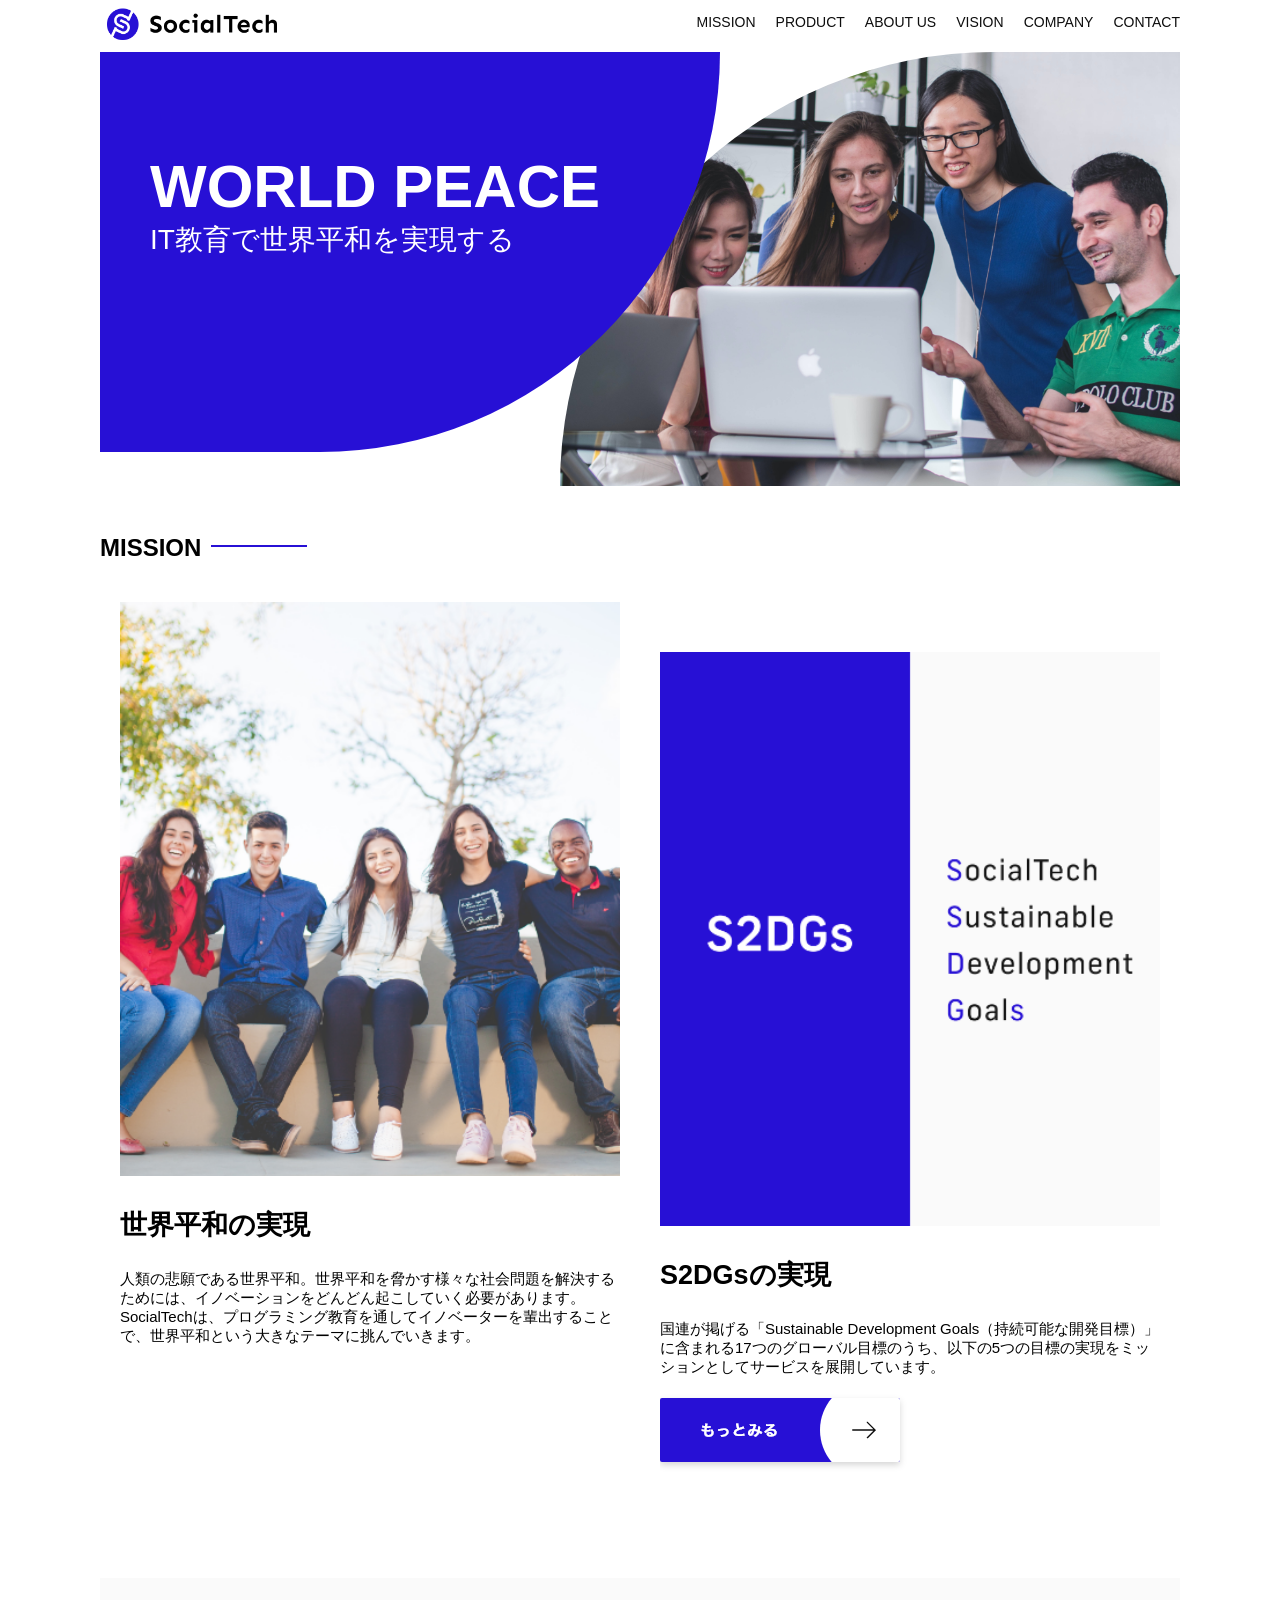
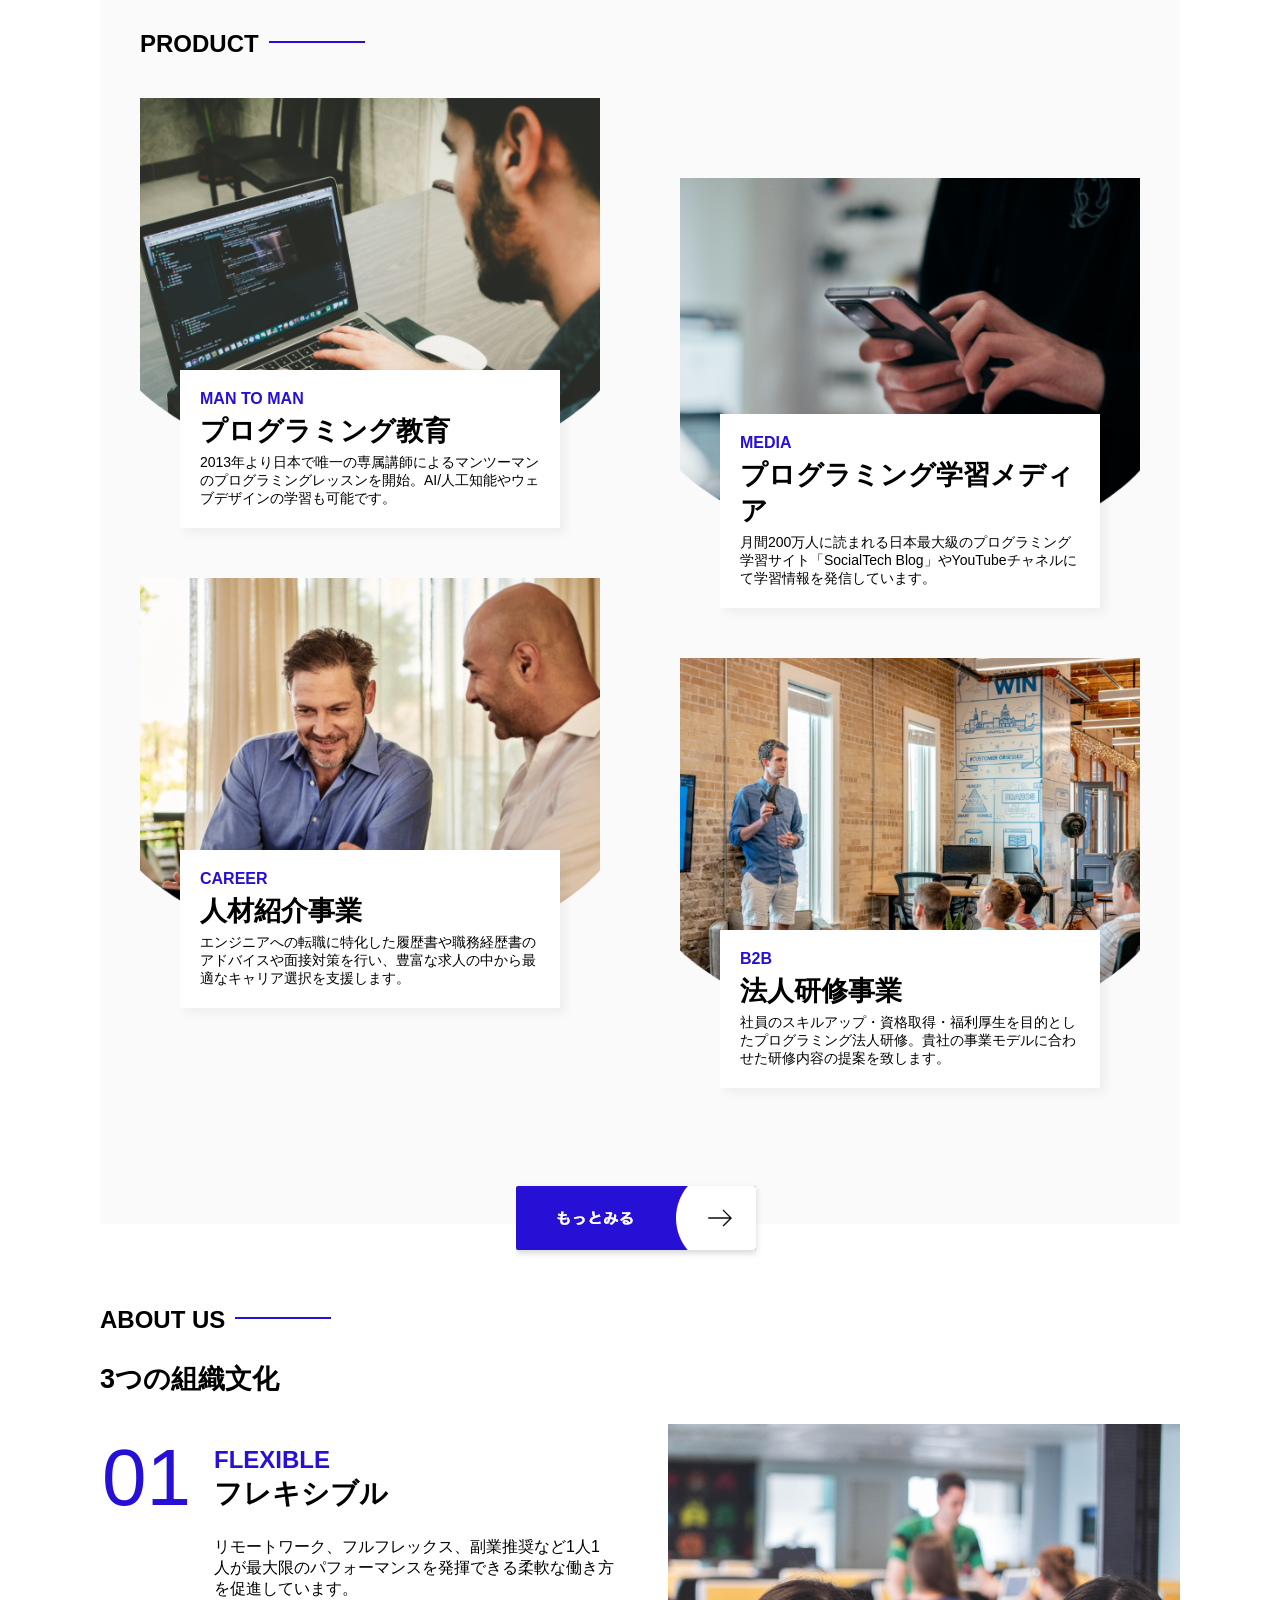
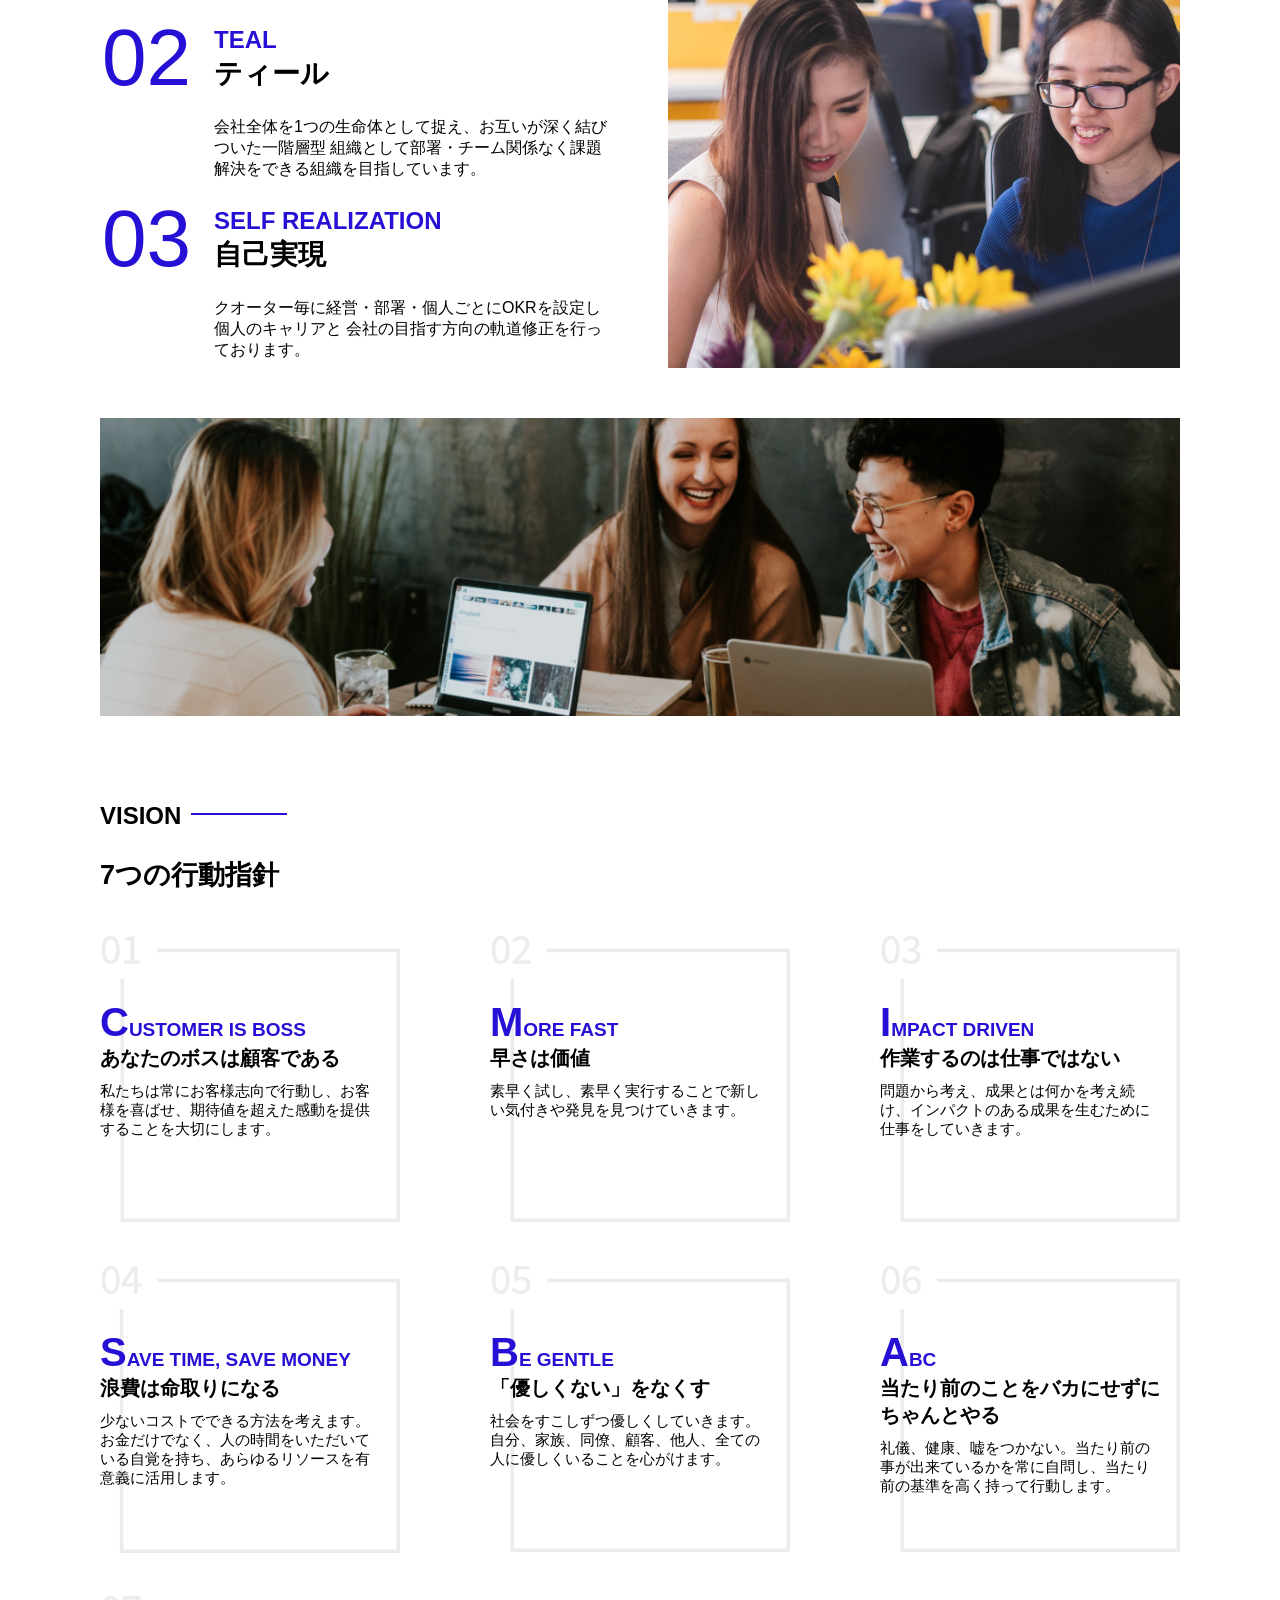
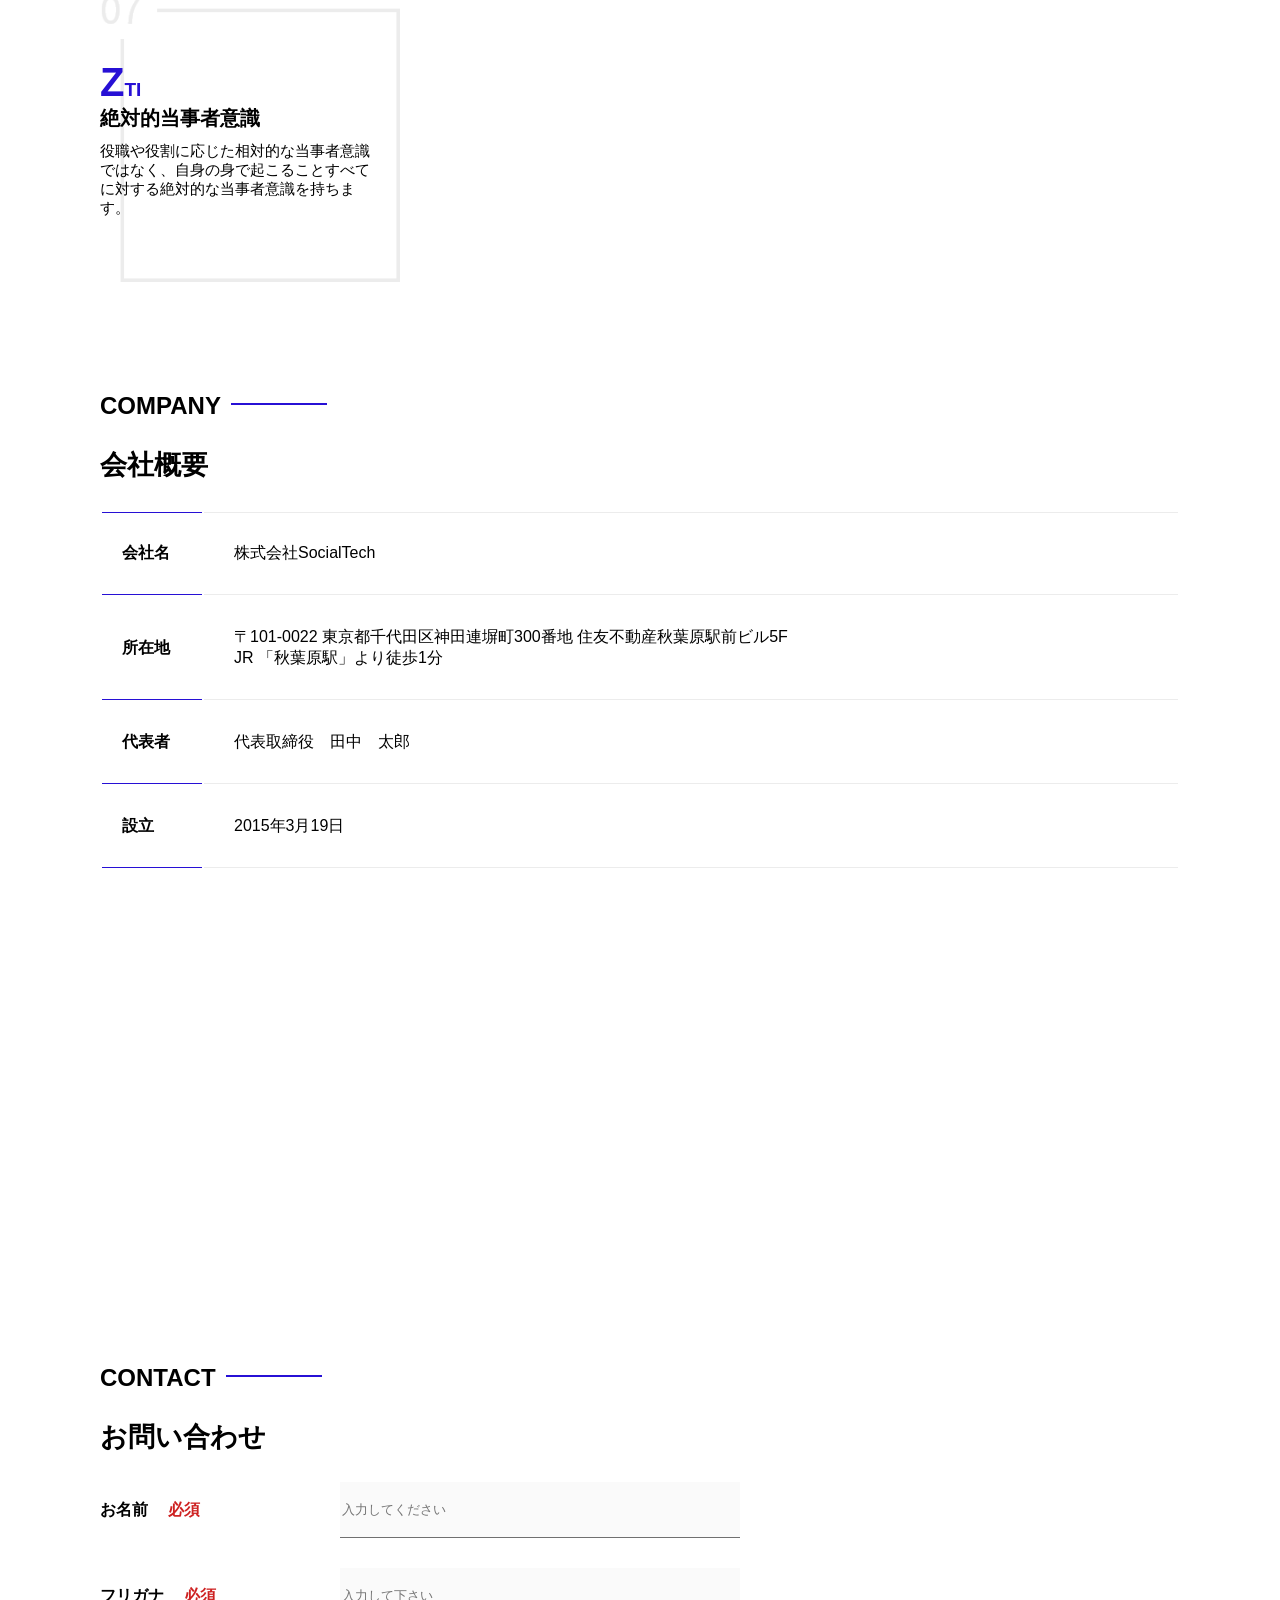
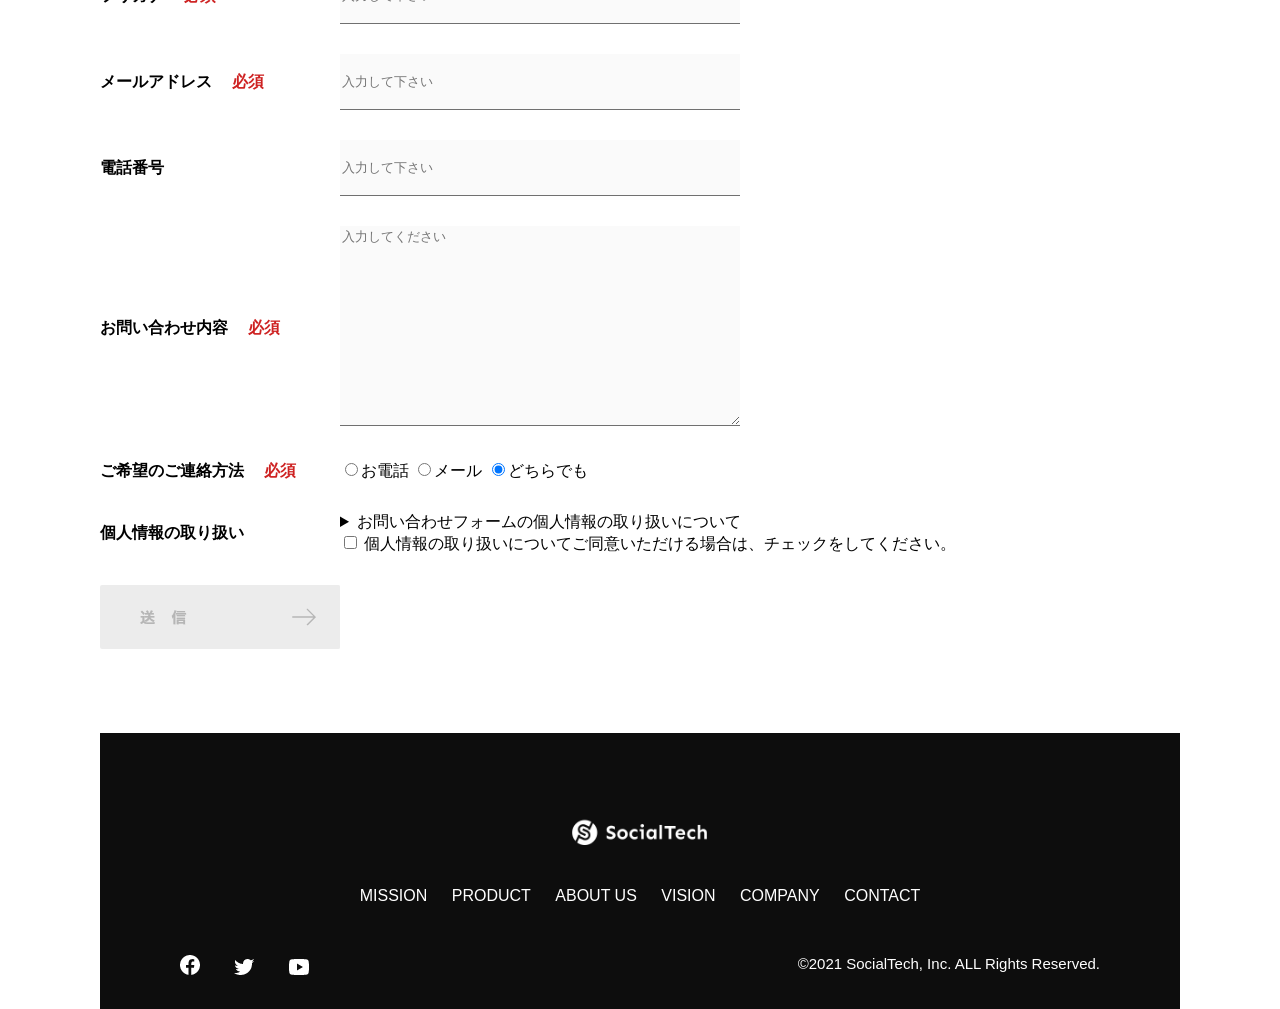
<file: index.html>
<!DOCTYPE html>
<html>
  <head>
    <title>SocialTech</title>
    <meta charset="utf-8">
    <meta name="description" content="SocialTechはEdTech業界のリーディングカンパニーを目指します。">
    <meta name="viewport" content="width=device-width, initial-scale=1.0">
    <meta name="twitter:card" content="summary">
    <meta name="twitter:site" content="@CQZyqeSiBY44468">
    <meta property="og:url" content="https://denden-dit.github.io/socialtech">
    <meta property="og:title" content="SocialTech">
    <meta property="og:description" content="SocialTechはEdTech業界のリーディングカンパニーを目指します。">
    <meta property="og:image" content="https://denden-dit.github.io/socialtech/images/index/index-main.png">
    <link rel="stylesheet" href="style.css">
  </head>
  <body>
    <header>
      <a href="index.html" id="logo">
        <img src="images/logo.png" alt="トップページに戻る">
      </a>
      <nav id="nav-pc">
        <ul>
          <li><a href="mission.html">MISSION</a></li>
          <li><a href="product.html">PRODUCT</a></li>
          <li><a href="index.html#aboutus">ABOUT US</a></li>
          <li><a href="index.html#vision">VISION</a></li>
          <li><a href="index.html#company">COMPANY</a></li>
          <li><a href="index.html#contact">CONTACT</a></li>
        </ul>
      </nav>
      <!-- スマホ用メニューボタン -->
      <button id="menu-sp" onclick="document.getElementById('nav-sp').style.display = 'block'">
        <img src="images/button-menu.png" alt="ナビゲーションを開く">
      </button>
      <!-- スマホ用ナビゲーション -->
       <div id="nav-sp">
        <button id="close" onclick="document.getElementById('nav-sp').style.display = 'none'">
          <img src="images/button-close.png" alt="ナビゲーションを閉じる">
        </button>

        <nav>
          <ul>
            <li>
              <a id="logo-sp" href="index.html" onclick="document.getElementById('nav-sp').style.display = 'none'"><img src="images/logo-sp.png" alt="トップページに戻る"></a>
            </li>
            <li><a class="menu" href="mission.html" onclick="document.getElementById('nav-sp').style.display = 'none'">MISSION</a></li>
            <li><a class="menu" href="product.html" onclick="document.getElementById('nav-sp').style.display = 'none'">PRODUCT</a></li>
            <li><a class="menu" href="index.html#aboutus" onclick="document.getElementById('nav-sp').style.display = 'none'">ABOUT US</a></li>
            <li><a class="menu" href="index.html#vision" onclick="document.getElementById('nav-sp').style.display = 'none'">VISION</a></li>
            <li><a class="menu" href="index.html#company" onclick="document.getElementById('nav-sp').style.display = 'none'">COMPANY</a></li>
            <li><a class="menu" href="index.html#contact" onclick="document.getElementById('nav-sp').style.display = 'none'">CONTACT</a></li>
          </ul>
        </nav>
        <div id="sns">
          <a href="https://www.facebook.com/sejuku2013">
             <img src="images/button-facebook.png" alt="Facebookのリンク">
           </a>
           <a href="https://twitter.com/samuraijuku">
             <img src="images/button-twitter.png" alt="Twitterのリンク">
           </a>
           <a href="https://www.youtube.com/channel/UCCFOQO5aDK0xXam4cUQXT8g">
             <img src="images/button-youtube.png" alt="YouTubeのリンク">
           </a>
        </div>
       </div>
    </header>
    <main>
      <article>
        <!-- メインビジュアル -->
        <section id="main-visual">
          <div id="main-message">
            <h1>WORLD PEACE</h1>
            <p>IT教育で世界平和を実現する</p>
          </div>
          <img src="images/index/index-main.png" alt="PCの周りに集まる多国籍の仲間たち">
        </section>
        <!-- ミッション -->
        <section id="mission">
        <h2 class="index-h2">MISSION</h2>
        <div id="mission-flex">
          <div>
            <img id="mission-photo" src="images/index/index-mission.png" alt="屋外のベンチで写真を撮影する多国籍の仲間たち">
            <h3>世界平和の実現</h3>
            <p>
              人類の悲願である世界平和。世界平和を脅かす様々な社会問題を解決するためには、イノベーションをどんどん起こしていく必要があります。SocialTechは、プログラミング教育を通してイノベーターを輩出することで、世界平和という大きなテーマに挑んでいきます。
            </p>
          </div>
          <div>
            <img id="s2dgs" src="images/index/s2dgs.png" alt="S2DGs">
            <h3>S2DGsの実現</h3>
            <p>国連が掲げる「Sustainable Development
              Goals（持続可能な開発目標）」に含まれる17つのグローバル目標のうち、以下の5つの目標の実現をミッションとしてサービスを展開しています。</p>
            <a href="mission.html">
              <img src="images/button-more.png" alt="もっとみる">
            </a>
          </div>
        </div>
      </section>
     <!-- プロダクト -->
      <section id="product">
        <h2 class="index-h2">PRODUCT</h2>
        <div class="product-flex">
          <div id="product-left">
            <div>
              <img class="product-photo" src="images/index/index-mantoman.png" alt="PCでコードを書く男性">
              <div class="product-explain">
                <span>MAN TO MAN</span>
                <h3>プログラミング教育</h3>
                <p>2013年より日本で唯一の専属講師によるマンツーマンのプログラミングレッスンを開始。AI/人工知能やウェブデザインの学習も可能です。</p>
              </div>
            </div>
            <div>
              <img class="product-photo" src="images/index/index-career.png" alt="笑顔で話し合う2人の男性">
              <div class="product-explain">
                <span>CAREER</span>
                <h3>人材紹介事業</h3>
                <p>エンジニアへの転職に特化した履歴書や職務経歴書のアドバイスや面接対策を行い、豊富な求人の中から最適なキャリア選択を支援します。</p>
              </div>
            </div>
          </div>
          <div id="product-right">
            <div>
              <img class="product-photo" src="images/index/index-media.png" alt="スマートフォンを操作する人">
              <div class="product-explain">
                <span>MEDIA</span>
                <h3>プログラミング学習メディア</h3>
                <p>月間200万人に読まれる日本最大級のプログラミング学習サイト「SocialTech Blog」やYouTubeチャネルにて学習情報を発信しています。</p>
              </div>
            </div>
            <div>
              <img class="product-photo" src="images/index/index-b2b.png" alt="講演中の男性とそれを聴く人々">
              <div class="product-explain">
                <span>B2B</span>
                <h3>法人研修事業</h3>
                <p>社員のスキルアップ・資格取得・福利厚生を目的としたプログラミング法人研修。貴社の事業モデルに合わせた研修内容の提案を致します。</p>
              </div>
            </div>
          </div>
        </div>
        <div id="product-more">
          <a href="product.html">
            <img src="images/button-more.png" alt="もっとみる">
          </a>
        </div>
      </section>
      <!-- ABOUT US -->
      <section id="aboutus">
        <h2 class="index-h2">ABOUT US</h2>
        <h3>3つの組織文化</h3>
        <div>
          <table class="culture-table">
            <tr>
              <td class="culture-num">01</td>
              <th><span class="culture-en">FLEXIBLE</span><br>フレキシブル</th>
            </tr>
            <tr>
              <td>
                <!-- 空のセル -->
              </td>
              <td class="culture-description">リモートワーク、フルフレックス、副業推奨など1人1人が最大限のパフォーマンスを発揮できる柔軟な働き方を促進しています。</td>
            </tr>
              <tr>
                <td class="culture-num">02</td>
                <th><span class="culture-en">TEAL</span><br>ティール</th>
              </tr>
              <tr>
                <td>
                  <!-- 空のセル -->
                </td>
                <td class="culture-description">会社全体を1つの生命体として捉え、お互いが深く結びついた一階層型 組織として部署・チーム関係なく課題解決をできる組織を目指しています。</td>
              </tr>
              <tr>
                <td class="culture-num">03</td>
                <th><span class="culture-en">SELF REALIZATION</span><br>自己実現</th>
              </tr>
              <tr>
                <td>
                  <!-- 空のセル -->
                </td>
                <td class="culture-description">クオーター毎に経営・部署・個人ごとにOKRを設定し個人のキャリアと 会社の目指す方向の軌道修正を行っております。</td>
              </tr>
          </table>
          <img class="culture-img" src="images/index/index-aboutus1.png" alt="笑顔で話し合う2人の女性">
        </div>
        <img class="culture-img2" src="images/index/index-aboutus2.png" alt="笑顔で話し合う3人の男女">
      </section>
      <!-- VISION -->
       <section id="vision">
        <h2 class="index-h2">VISION</h2>
        <h3>7つの行動指針</h3>
        <div>
          <div class="vision-box">
            <img src="images/index/vision-01.png" alt="01">
            <div>
              <h4>CUSTOMER IS BOSS</h4>
              <H5>あなたのボスは顧客である</H5>
              <P>私たちは常にお客様志向で行動し、お客様を喜ばせ、期待値を超えた感動を提供することを大切にします。</P>
            </div>
          </div>
          <div class="vision-box">
            <img src="images/index/vision-02.png" alt="02">
            <div>
              <h4>MORE FAST</h4>
              <H5>早さは価値</H5>
              <P>素早く試し、素早く実行することで新しい気付きや発見を見つけていきます。</P>
            </div>
          </div>
           <div class="vision-box">
            <img src="images/index/vision-03.png" alt="03">
            <div>
              <h4>IMPACT DRIVEN</h4>
              <H5>作業するのは仕事ではない</H5>
              <P>問題から考え、成果とは何かを考え続け、インパクトのある成果を生むために仕事をしていきます。</P>
            </div>
          </div>
           <div class="vision-box">
            <img src="images/index/vision-04.png" alt="04">
            <div>
              <h4>SAVE TIME, SAVE MONEY</h4>
              <H5>浪費は命取りになる</H5>
              <P>少ないコストでできる方法を考えます。お金だけでなく、人の時間をいただいている自覚を持ち、あらゆるリソースを有意義に活用します。</P>
            </div>
          </div>
           <div class="vision-box">
            <img src="images/index/vision-05.png" alt="05">
            <div>
              <h4>BE GENTLE</h4>
              <H5>「優しくない」をなくす</H5>
              <P>社会をすこしずつ優しくしていきます。自分、家族、同僚、顧客、他人、全ての人に優しくいることを心がけます。</P>
            </div>
          </div>
          <div class="vision-box">
            <img src="images/index/vision-06.png" alt="06">
            <div>
              <h4>ABC</h4>
              <H5>当たり前のことをバカにせずにちゃんとやる</H5>
              <P>礼儀、健康、嘘をつかない。当たり前の事が出来ているかを常に自問し、当たり前の基準を高く持って行動します。</P>
            </div>
          </div>
          <div class="vision-box">
            <img src="images/index/vision-07.png" alt="07">
            <div>
              <h4>ZTI</h4>
              <H5>絶対的当事者意識</H5>
              <P>役職や役割に応じた相対的な当事者意識ではなく、自身の身で起こることすべてに対する絶対的な当事者意識を持ちます。</P>
            </div>
          </div>
        </div>
       </section>
       <!-- COMPANY -->
       <section id="company">
        <h2 class="index-h2">COMPANY</h2>
        <h3>会社概要</h3>
          <table id="company-table">
            <tr>
              <th class="tableheader tableheader-first">会社名</th>
              <td class="cell cell-first">株式会社SocialTech</td>
            </tr>
            <tr>
              <th class="tableheader">所在地</th>
              <td class="cell">〒101-0022 東京都千代田区神田連塀町300番地 住友不動産秋葉原駅前ビル5F<br>JR 「秋葉原駅」より徒歩1分</td>
            </tr>
            <tr>
              <th class="tableheader">代表者</th>
              <td class="cell">代表取締役　田中　太郎</td>
            </tr>
            <tr>
              <th class="tableheader">設立</th>
              <td class="cell">2015年3月19日</td>
            </tr>
          </table>
        <iframe 
          src="https://www.google.com/maps/embed?pb=!1m18!1m12!1m3!1d3240.0688551336752!2d139.77207767559256!3d35.69992317258137!2m3!1f0!2f0!3f0!3m2!1i1024!2i768!4f13.1!3m3!1m2!1s0x60188fee13660e23%3A0x77137876edf742ac!2z5L2P5Y-L5LiN5YuV55Sj56eL6JGJ5Y6f6aeF5YmN44OT44Or!5e0!3m2!1sja!2sjp!4v1770935718881!5m2!1sja!2sjp" 
          width="600" height="450" style="border:0;" allowfullscreen="" loading="lazy" referrerpolicy="no-referrer-when-downgrade">
        </iframe>
       </section>
       <!-- CONTACT -->
       <section id="contact">
        <h2 class="index-h2">CONTACT</h2>
        <h3>お問い合わせ</h3>
        <form>
          <div>
            <div class="contact-heading">
              <label class="contact-label">お名前<span class="contact-span">必須</span></label>
            </div>
            <div>
              <input type="text" name="name" placeholder="入力してください" class="contact-textbox">
            </div>
          </div>
          <div>
            <div class="contact-heading">
              <label class="contact-label">フリガナ<span class="contact-span">必須</span></label>
            </div>
            <div>
              <input type="text" name="hurigana" placeholder="入力して下さい" class="contact-textbox">
            </div>
          </div>
          <div>
            <div class="contact-heading">
              <label class="contact-label">メールアドレス<span class="contact-span">必須</span></label>
            </div>
            <div>
              <input type="text" name="email" placeholder="入力して下さい" class="contact-textbox">
            </div>
          </div>
          <div>
            <div class="contact-heading">
              <label class="contact-label">電話番号</label>
            </div>
            <div>
              <input type="text" name="tel" placeholder="入力して下さい" class="contact-textbox">
            </div>
          </div>
          <div>
            <div class="contact-heading">
              <label class="contact-label">お問い合わせ内容<span class="contact-span">必須</span></label>
            </div>
            <div>
              <textarea class="contact-textarea" placeholder="入力してください" name="message"></textarea>
            </div>
          </div>
          <div>
            <div class="contact-heading">
              <label class="contact-label">ご希望のご連絡方法<span class="contact-span">必須</span></label>
            </div>
            <div>
              <input class="radiobotton" type="radio" value="tel" name="contact" checked><label>お電話</label>
              <input class="radiobotton" type="radio" value="mail" name="contact" checked><label>メール</label>
              <input class="radiobotton" type="radio" value="both" name="contact" checked><label>どちらでも</label>
            </div>
          </div>
          <div>
            <div class="contact-heading">
              <label class="contact-label">個人情報の取り扱い</label>
            </div>
            <div>
              <details>
                <summary>お問い合わせフォームの個人情報の取り扱いについて</summary>
                <div>
                  <dl>
                    <dt>１．組織の名称又は氏名</dt>
                    <dd>株式会社SocialTech</dd>
                    <dt>２．個人情報保護管理者（若しくはその代理人）の氏名又は職名、所属及び連絡先</dt>
                    <dd>
                      <p>鈴木 一郎 コーポレート部</p>
                      <p>メールアドレス：samurai@example.com</p>
                      <p>TEL：03-1234-5678</p>
                    </dd>
                    <dt>３．個人情報の利用目的</dt>
                    <dd>
                      <ul>
                        <li>本サービス及び本サービスに関連する情報の提供又はそれらに関する連絡のため</li>
                        <li>ユーザーの本人確認のため</li>
                        <li>当社サービスのご案内のため</li>
                        <li>当社の商品等の広告または宣伝（電子メールによるものを含むものとします。）</li>
                      </ul>
                    </dd>
                    <dt>４．個人情報の取り扱い業務の委託</dt>
                    <dd>個人情報の取扱業務の全部または一部を外部に業務委託する場合があります。その際、弊社は、個人情報を適切に保護できる管理体制を敷き実行していることを条件として委託先を厳選したうえで、機密保持契約を委託先と締結し、お客様の個人情報を厳密に管理させます。</dd>
                    <dt>５．個人情報の開示等の請求</dt>
                    <dd>
                      お客様は、弊社に対してご自身の個人情報の開示等（利用目的の通知、開示、内容の訂正・追加・削除、利用の停止または消去、第三者への提供の停止）に関して、当社問合わせ窓口に申し出ることができます。<br>
                      その際、弊社はお客様ご本人を確認させていただいたうえで、合理的な期間内に対応いたします。<br>
                      なお、個人情報に関する弊社問合わせ先は、次の通りです。
                    </dd>
                    <dd>
                      <p>株式会社SocialTech　個人情報問合せ窓口</p>
                      <p>〒150-0043　東京都千代田区神田練塀町300番地 住友不動産秋葉原駅前ビル5F</p>
                      <p>メールアドレス：samurai@example.com　TEL：03-1234-5678</p>
                    </dd>
 
                    <dt>６．個人情報を提供されることの任意性について</dt>
                    <dd>お客様がご自身の個人情報を弊社に提供されるか否かは、お客様のご判断によりますが、もしご提供されない場合には、適切なサービスが提供できない場合がありますので予めご了承ください。</dd>
                  </dl>
                </div>
              </details>
              <input type="checkbox" name="agree">
              <span>個人情報の取り扱いについてご同意いただける場合は、チェックをしてください。</span>
            </div>
          </div>
            <input type="image" src="images/button-submit.png" alt="送信する">
        </form>
       </section>
      </article>
    </main>
    <!-- フッター -->
    <footer>
      <div id="footer-logo">
        <img src="images/logo-sp.png" alt="SocialTech">
      </div>
      <div id="footer-link">
        <a href="mission.html">MISSION</a>
        <a href="product.html">PRODUCT</a>
        <a href="index.html#aboutus">ABOUT US</a>
        <a href="index.html#vision">VISION</a>
        <a href="index.html#company">COMPANY</a>
        <a href="index.html#contact">CONTACT</a>
      </div>
      <div id="sns-footer">
        <div class="sns-btns">
          <a href="https://www.facebook.com/sejuku2013"><img src="images/button-facebook.png" alt="Facebookのリンク"></a>
          <a href="https://twitter.com/samuraijuku"><img src="images/button-twitter.png" alt="Twitterのリンク"></a>
          <a href="https://www.youtube.com/channel/UCCFOQO5aDK0xXam4cUQXT8g"><img src="images/button-youtube.png" alt="YouTubeのリンク"></a>
        </div>
        <p id="copyright">&copy;2021 SocialTech, Inc. ALL Rights Reserved.</p>
      </div>
    </footer>
  </body>
</html>
</file>
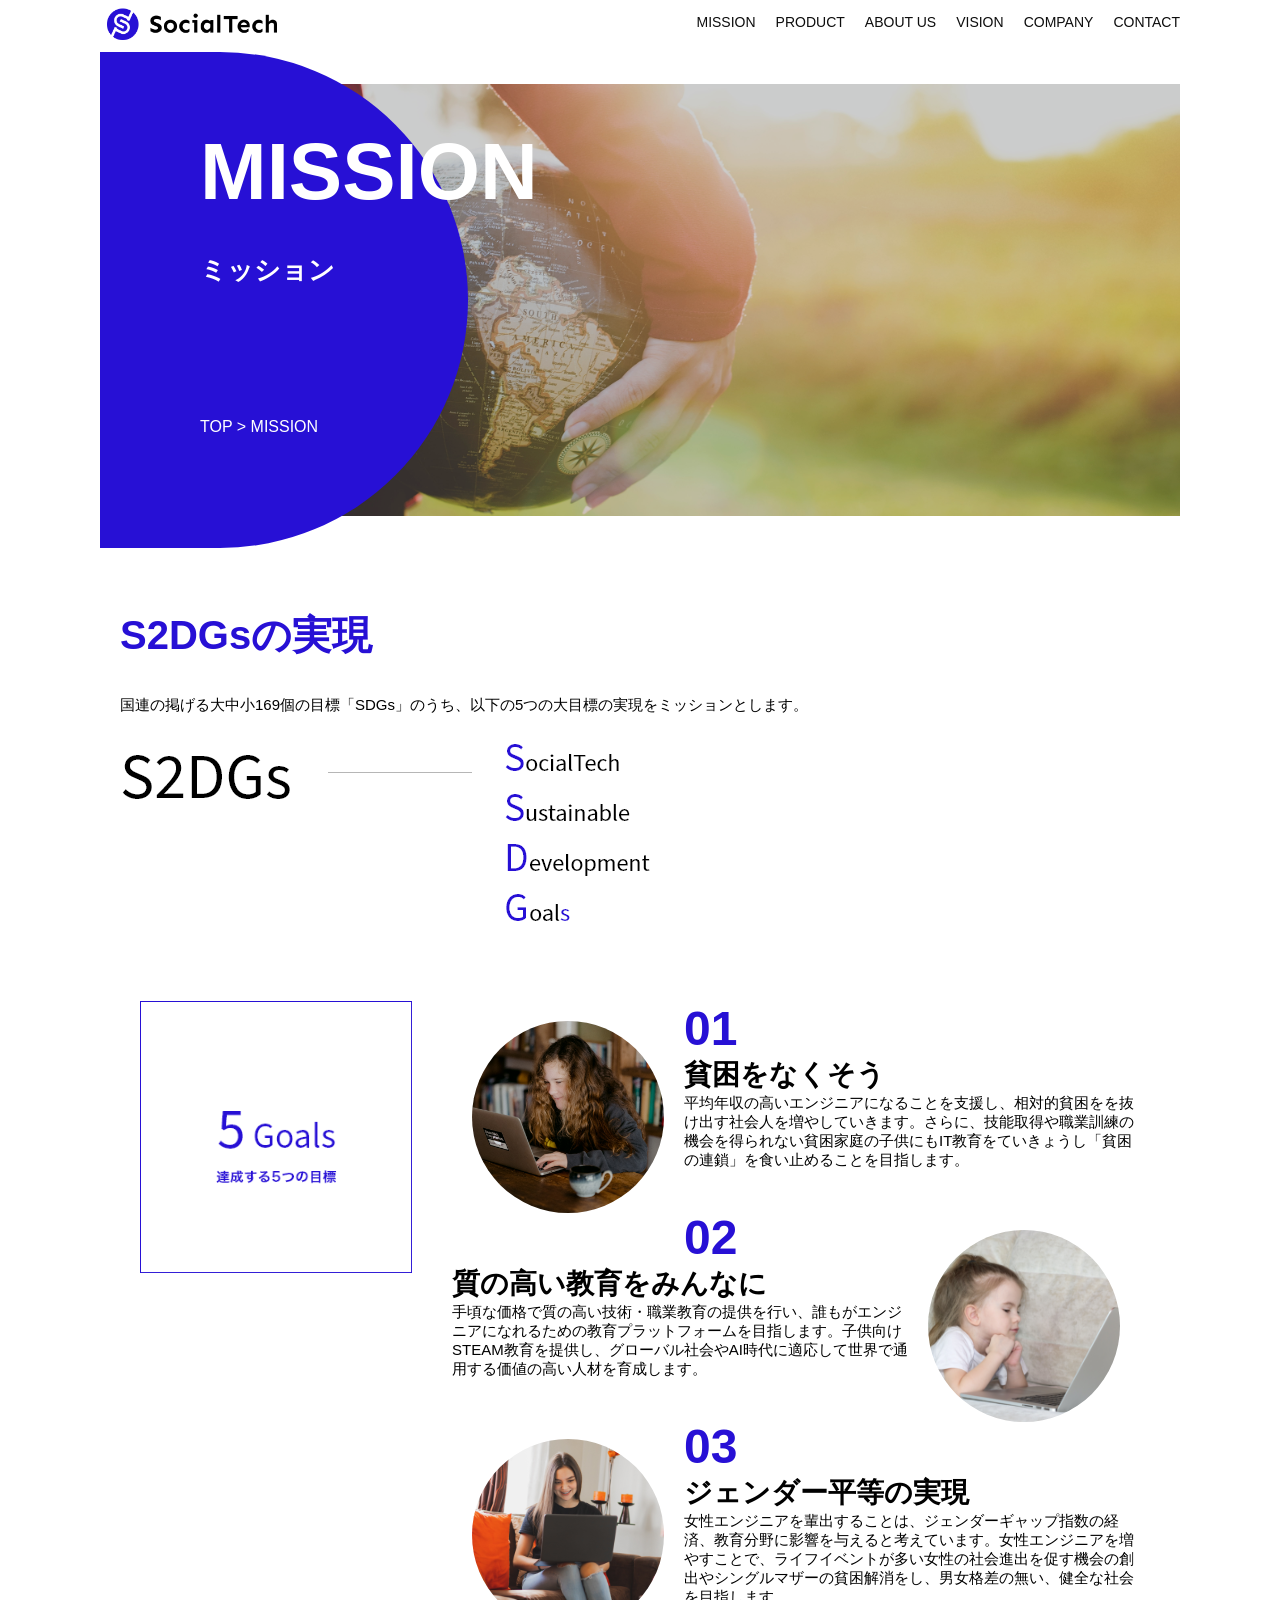
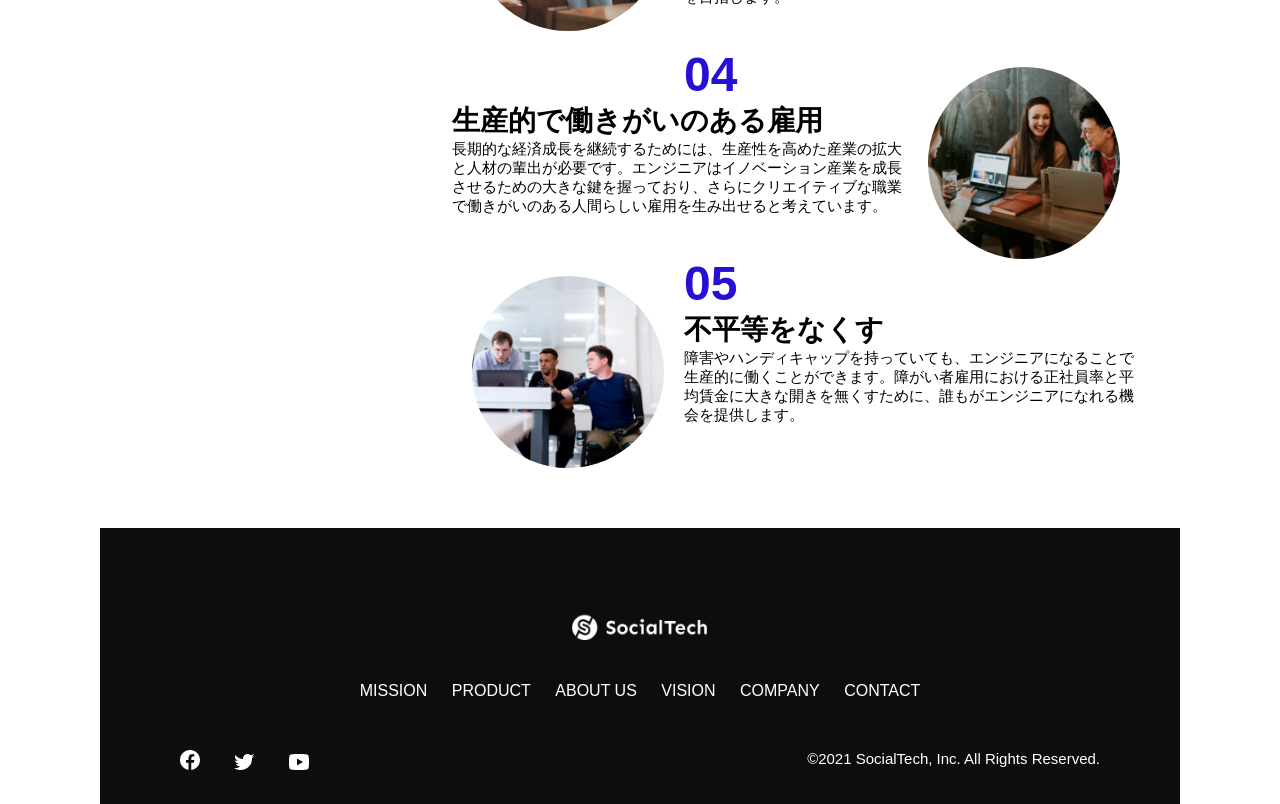
<file: mission.html>
<!DOCTYPE html>
<html>
  <head>
    <title>SocialTech - MISSION ミッション -</title>
    <meta charset="utf-8">
    <meta name="description" content="SocialTechが目指す５つの目標(S2DGs)を紹介します">
    <meta name="viewport" content="width=device-width, initial-scale=1.0">
    <link rel="stylesheet" href="style.css">
  </head>

  <body>
    <!-- ヘッダー -->
    <header>
      <!-- ロゴ -->
      <a href="index.html" id="logo">
        <img src="images/logo.png" alt="トップページに戻る">
      </a>

      <!-- PC用ナビゲーション -->
      <nav id="nav-pc">
        <ul>
          <li><a href="mission.html">MISSION</a></li>
          <li><a href="product.html">PRODUCT</a></li>
          <li><a href="index.html#aboutus">ABOUT US</a></li>
          <li><a href="index.html#vision">VISION</a></li>
          <li><a href="index.html#company">COMPANY</a></li>
          <li><a href="index.html#contact">CONTACT</a></li>
        </ul>
      </nav>

      <!-- スマホ用メニューボタン -->
      <button id="menu-sp" onclick="document.getElementById('nav-sp').style.display = 'block'">
        <img src="images/button-menu.png" alt="ナビゲーションを開く">
      </button>

      <!-- スマホ用ナビゲーション -->
      <div id="nav-sp">
        <button id="close" onclick="document.getElementById('nav-sp').style.display = 'none'">
          <img src="images/button-close.png" alt="ナビゲーションを閉じる">
        </button>

        <nav>
          <ul>
            <li>
              <a id="logo-sp" href="index.html" onclick="document.getElementById('nav-sp').style.display = 'none'"><img src="images/logo-sp.png" alt="トップページに戻る"></a>
            </li>
            <li><a class="menu" href="mission.html" onclick="document.getElementById('nav-sp').style.display = 'none'">MISSION</a></li>
            <li><a class="menu" href="product.html" onclick="document.getElementById('nav-sp').style.display = 'none'">PRODUCT</a></li>
            <li><a class="menu" href="index.html#aboutus" onclick="document.getElementById('nav-sp').style.display = 'none'">ABOUT US</a></li>
            <li><a class="menu" href="index.html#vision" onclick="document.getElementById('nav-sp').style.display = 'none'">VISION</a></li>
            <li><a class="menu" href="index.html#company" onclick="document.getElementById('nav-sp').style.display = 'none'">COMPANY</a></li>
            <li><a class="menu" href="index.html#contact" onclick="document.getElementById('nav-sp').style.display = 'none'">CONTACT</a></li>
          </ul>
        </nav>
        <div id="sns">
          <a href="https://www.facebook.com/sejuku2013">
            <img src="images/button-facebook.png" alt="Facebookのリンク">
          </a>
          <a href="https://twitter.com/samuraijuku">
            <img src="images/button-twitter.png" alt="Twitterのリンク">
          </a>
          <a href="https://www.youtube.com/channel/UCCFOQO5aDK0xXam4cUQXT8g">
            <img src="images/button-youtube.png" alt="YouTubeのリンク">
          </a>
        </div>
      </div>
    </header>

    <main>
      <article>
        <section id="mission-main">
          <div class="mission-main-inner">
            <div id="mission-title">
              <h1>MISSION<br><span>ミッション</span></h1>
              <p>TOP > MISSION</p>
            </div>
          </div>
        </section>
        <section id="mission-s2dgs">
          <h2 class="mission-h2">S2DGsの実現</h2>
          <p>国連の掲げる大中小169個の目標「SDGs」のうち、以下の5つの大目標の実現をミッションとします。</p>
          <img src="images/mission/mission-s2dgs.png" alt="S2DGs">
        </section>
        <section id="mission-five-goals">
          <div class="five-goals-image">
            <img src="images/mission/mission-5goals.png">
          </div>
          <div class="five-goals-read">
            <div>
              <img class="fivegoals-image-left" src="images/mission/mission-5goals01.png" alt="PCを操作する女の子">
              <span class="fivegoals-number">01</span>
              <h3 class="fivegoals-h3">貧困をなくそう</h3>
              <p class="fivegoals-p">平均年収の高いエンジニアになることを支援し、相対的貧困をを抜け出す社会人を増やしていきます。さらに、技能取得や職業訓練の機会を得られない貧困家庭の子供にもIT教育をていきょうし「貧困の連鎖」を食い止めることを目指します。</p>
            </div>
            <div>
              <img class="fivegoals-image-right" src="images/mission/mission-5goals02.png" alt="PCを操作する女の子">
              <span class="fivegoals-number">02</span>
              <h3 class="fivegoals-h3">質の高い教育をみんなに</h3>
              <p class="fivegoals-p">手頃な価格で質の高い技術・職業教育の提供を行い、誰もがエンジニアになれるための教育プラットフォームを目指します。子供向けSTEAM教育を提供し、グローバル社会やAI時代に適応して世界で通用する価値の高い人材を育成します。</p>
            </div>
            <div>
              <img class="fivegoals-image-left" src="images/mission/mission-5goals03.png" alt="PCを操作する女の子">
              <span class="fivegoals-number">03</span>
              <h3 class="fivegoals-h3">ジェンダー平等の実現</h3>
              <p class="fivegoals-p">女性エンジニアを輩出することは、ジェンダーギャップ指数の経済、教育分野に影響を与えると考えています。女性エンジニアを増やすことで、ライフイベントが多い女性の社会進出を促す機会の創出やシングルマザーの貧困解消をし、男女格差の無い、健全な社会を目指します。</p>
            </div>
            <div>
              <img class="fivegoals-image-right" src="images/mission/mission-5goals04.png" alt="PCを操作する女の子">
              <span class="fivegoals-number">04</span>
              <h3 class="fivegoals-h3">生産的で働きがいのある雇用</h3>
              <p class="fivegoals-p">長期的な経済成長を継続するためには、生産性を高めた産業の拡大と人材の輩出が必要です。エンジニアはイノベーション産業を成長させるための大きな鍵を握っており、さらにクリエイティブな職業で働きがいのある人間らしい雇用を生み出せると考えています。</p>
            </div>
            <div>
              <img class="fivegoals-image-left" src="images/mission/mission-5goals05.png" alt="PCを操作する女の子">
              <span class="fivegoals-number">05</span>
              <h3 class="fivegoals-h3">不平等をなくす</h3>
              <p class="fivegoals-p">障害やハンディキャップを持っていても、エンジニアになることで生産的に働くことができます。障がい者雇用における正社員率と平均賃金に大きな開きを無くすために、誰もがエンジニアになれる機会を提供します。</p>
            </div>
          </div>
        </section>
      </article>
    </main>

    <footer>
      <div id="footer-logo">
        <img src="images/logo-sp.png" alt="SocialTech">
      </div>
      <div id="footer-link">
        <a href="mission.html">MISSION</a>
        <a href="product.html">PRODUCT</a>
        <a href="index.html#aboutus">ABOUT US</a>
        <a href="index.html#vision">VISION</a>
        <a href="index.html#company">COMPANY</a>
        <a href="index.html#contact">CONTACT</a>
      </div>
      <div id="sns-footer">
        <div class="sns-btns">
          <a href="https://www.facebook.com/sejuku2013"><img src="images/button-facebook.png" alt="Facebookのリンク"></a>
          <a href="https://twitter.com/samuraijuku"><img src="images/button-twitter.png" alt="Twitterのリンク"></a>
          <a href="https://www.youtube.com/channel/UCCFOQO5aDK0xXam4cUQXT8g"><img src="images/button-youtube.png" alt="YouTubeのリンク"></a>
        </div>
        <p id="copyright">&copy;2021 SocialTech, Inc. All Rights Reserved.</p>
      </div>
    </footer>

  </body>
</html>
</file>
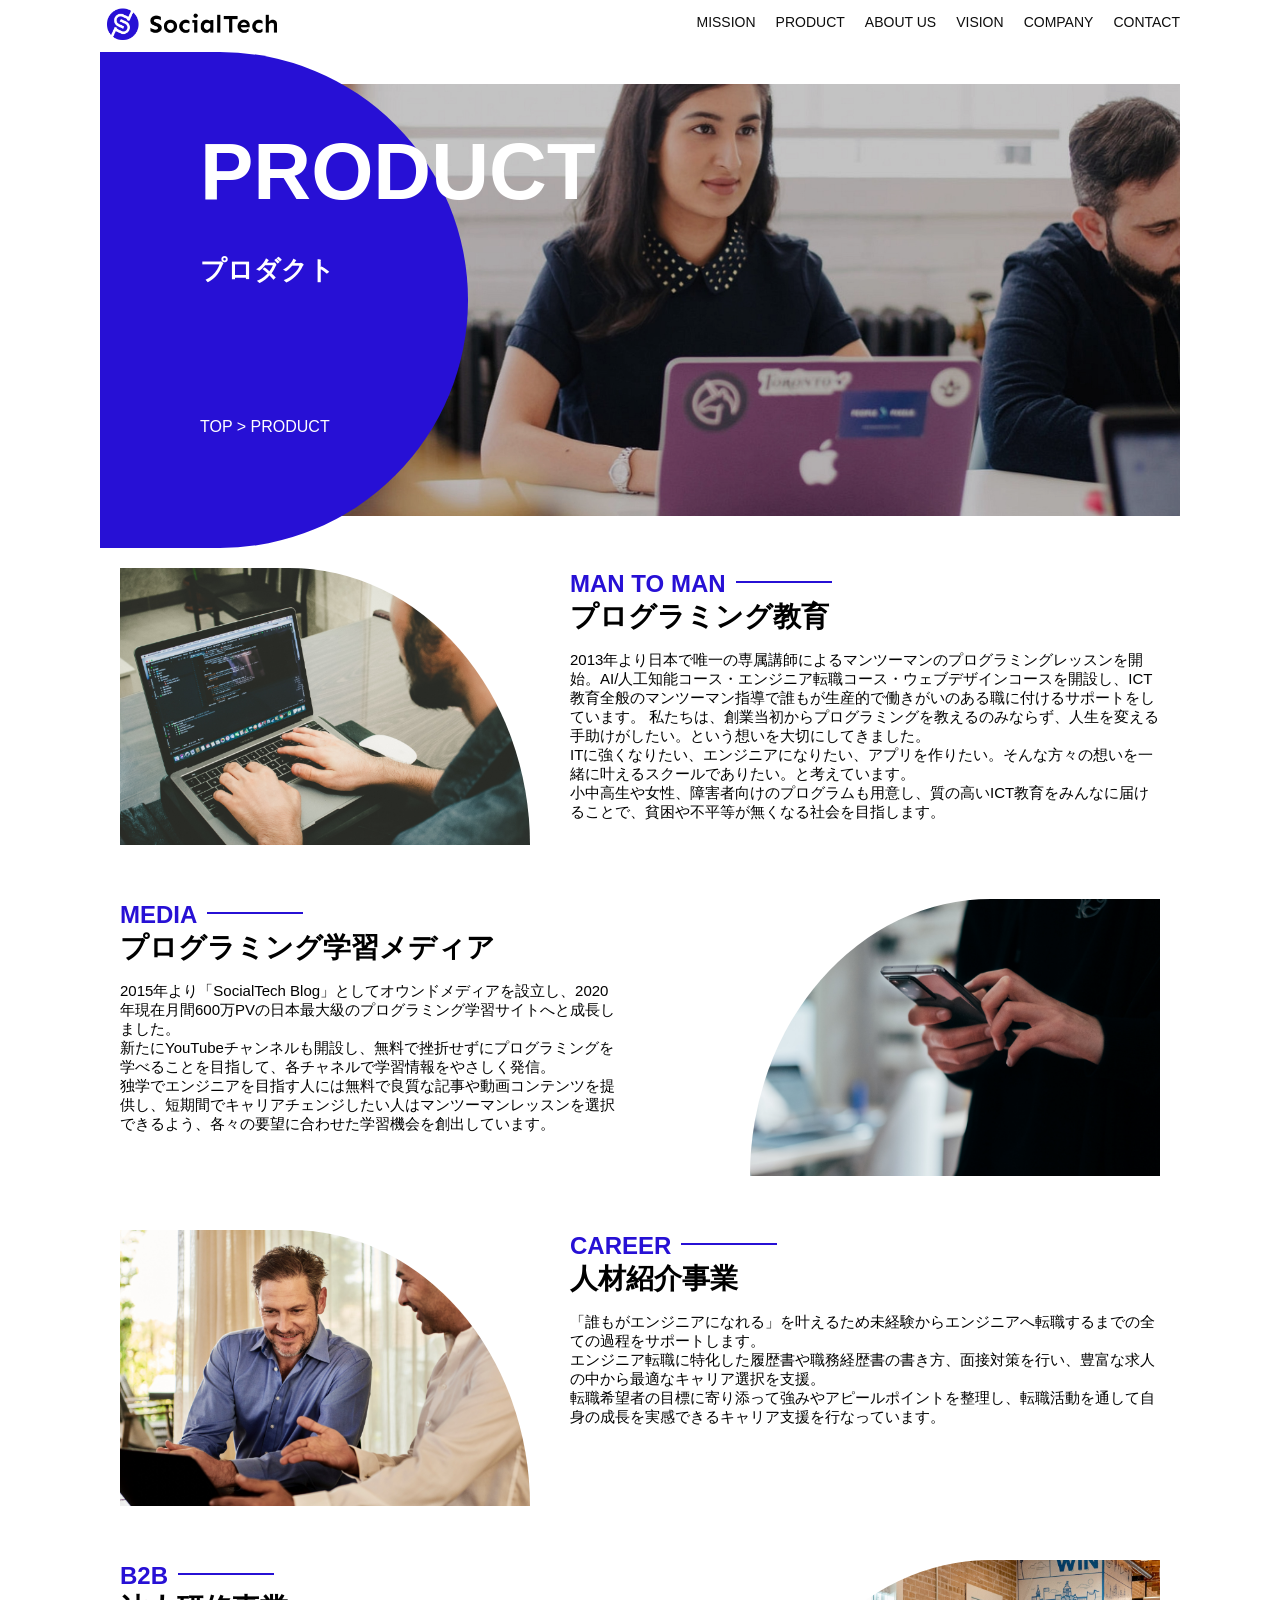
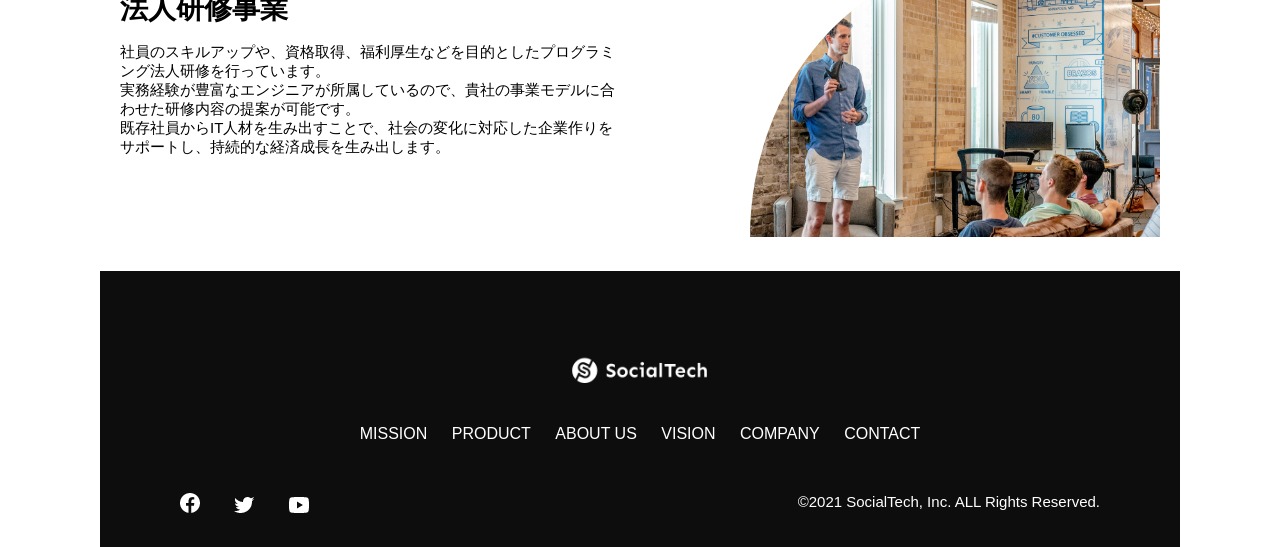
<file: product.html>
<!DOCTYPE html>
<html>
  <head>
    <title>SocialTech -PRODUCT プロダクト-</title>
    <meta charset="utf-8">
    <meta name="description" content="SocialTechは4つのプロダクトを紹介します">
    <meta name="viewport" content="width=device-width, initial-scale=1.0">
    <link rel="stylesheet" href="style.css">
  </head>

  <body>
    <header>
      <a href="index.html" id="logo">
        <img src="images/logo.png" alt="トップページに戻る">
      </a>
      <nav id="nav-pc">
        <ul>
          <li><a href="mission.html">MISSION</a></li>
          <li><a href="product.html">PRODUCT</a></li>
          <li><a href="index.html#aboutus">ABOUT US</a></li>
          <li><a href="index.html#vision">VISION</a></li>
          <li><a href="index.html#company">COMPANY</a></li>
          <li><a href="index.html#contact">CONTACT</a></li>
        </ul>
      </nav>
      <!-- スマホ用メニューボタン -->
      <button id="menu-sp" onclick="document.getElementById('nav-sp').style.display = 'block'">
        <img src="images/button-menu.png" alt="ナビゲーションを開く">
      </button>
      <!-- スマホ用ナビゲーション -->
       <div id="nav-sp">
        <button id="close" onclick="document.getElementById('nav-sp').style.display = 'none'">
          <img src="images/button-close.png" alt="ナビゲーションを閉じる">
        </button>

        <nav>
          <ul>
            <li>
              <a id="logo-sp" href="index.html" onclick="document.getElementById('nav-sp').style.display = 'none'"><img src="images/logo-sp.png" alt="トップページに戻る"></a>
            </li>
            <li><a class="menu" href="mission.html" onclick="document.getElementById('nav-sp').style.display = 'none'">MISSION</a></li>
            <li><a class="menu" href="product.html" onclick="document.getElementById('nav-sp').style.display = 'none'">PRODUCT</a></li>
            <li><a class="menu" href="index.html#aboutus" onclick="document.getElementById('nav-sp').style.display = 'none'">ABOUT US</a></li>
            <li><a class="menu" href="index.html#vision" onclick="document.getElementById('nav-sp').style.display = 'none'">VISION</a></li>
            <li><a class="menu" href="index.html#company" onclick="document.getElementById('nav-sp').style.display = 'none'">COMPANY</a></li>
            <li><a class="menu" href="index.html#contact" onclick="document.getElementById('nav-sp').style.display = 'none'">CONTACT</a></li>
          </ul>
        </nav>
        <div id="sns">
          <a href="https://www.facebook.com/sejuku2013">
             <img src="images/button-facebook.png" alt="Facebookのリンク">
           </a>
           <a href="https://twitter.com/samuraijuku">
             <img src="images/button-twitter.png" alt="Twitterのリンク">
           </a>
           <a href="https://www.youtube.com/channel/UCCFOQO5aDK0xXam4cUQXT8g">
             <img src="images/button-youtube.png" alt="YouTubeのリンク">
           </a>
        </div>
       </div>
    </header>

    <main>
      <article>
          <section id="product-main">
            <div class="product-main-inner">
              <div id="product-title">
                <h1>PRODUCT<br><span>プロダクト</span></h1>
                <p>TOP > PRODUCT</p>
              </div>
            </div>
          </section>

          <section class="product-section product-section-left">
            <div class="product-section-img">
              <img src="images/product/product-mantoman.png" alt="PCでコードを書く男性">
            </div>
            <div class="product-read">
              <h2 class="product-h2">MAN TO MAN</h2>
              <h3 class="product-h3">プログラミング教育</h3>
              <p>
                2013年より日本で唯一の専属講師によるマンツーマンのプログラミングレッスンを開始。AI/人工知能コース・エンジニア転職コース・ウェブデザインコースを開設し、ICT教育全般のマンツーマン指導で誰もが生産的で働きがいのある職に付けるサポートをしています。 私たちは、創業当初からプログラミングを教えるのみならず、人生を変える手助けがしたい。という想いを大切にしてきました。<br>ITに強くなりたい、エンジニアになりたい、アプリを作りたい。そんな方々の想いを一緒に叶えるスクールでありたい。と考えています。<br>小中高生や女性、障害者向けのプログラムも用意し、質の高いICT教育をみんなに届けることで、貧困や不平等が無くなる社会を目指します。
              </p>
            </div>
          </section>

          <section class="product-section product-section-right">
            <div class="product-read">
              <h2 class="product-h2">MEDIA</h2>
              <h3 class="product-h3">プログラミング学習メディア</h3>
              <p>2015年より「SocialTech Blog」としてオウンドメディアを設立し、2020年現在月間600万PVの日本最大級のプログラミング学習サイトへと成長しました。<br>新たにYouTubeチャンネルも開設し、無料で挫折せずにプログラミングを学べることを目指して、各チャネルで学習情報をやさしく発信。<br>独学でエンジニアを目指す人には無料で良質な記事や動画コンテンツを提供し、短期間でキャリアチェンジしたい人はマンツーマンレッスンを選択できるよう、各々の要望に合わせた学習機会を創出しています。</p>
            </div>
            <div class="product-section-img">
              <img src="images/product/product-media.png" alt="スマートフォンを操作する人">
            </div>
          </section>

          <section class="product-section product-section-left">
            <div class="product-section-img">
              <img src="images/product/product-career.png" alt="笑顔で話し合う2人の男性">
            </div>
            <div class="product-read">
              <h2 class="product-h2">CAREER</h2>
              <h3 class="product-h3">人材紹介事業</h3>
              <p>「誰もがエンジニアになれる」を叶えるため未経験からエンジニアへ転職するまでの全ての過程をサポートします。<br>エンジニア転職に特化した履歴書や職務経歴書の書き方、面接対策を行い、豊富な求人の中から最適なキャリア選択を支援。<br>転職希望者の目標に寄り添って強みやアピールポイントを整理し、転職活動を通して自身の成長を実感できるキャリア支援を行なっています。<br></p>
            </div>
          </section>

          <section class="product-section product-section-right">
            <div class="product-read">
              <h2 class="product-h2">B2B</h2>
              <h3 class="product-h3">法人研修事業</h3>
              <p>社員のスキルアップや、資格取得、福利厚生などを目的としたプログラミング法人研修を行っています。<br>実務経験が豊富なエンジニアが所属しているので、貴社の事業モデルに合わせた研修内容の提案が可能です。<br>既存社員からIT人材を生み出すことで、社会の変化に対応した企業作りをサポートし、持続的な経済成長を生み出します。</p>
            </div>
            <div class="product-section-img">
              <img src="images/product/product-b2b.png" alt="講演中の男性とそれを聴く人々">
            </div>
          </section>
      </article>
    </main>

    <!-- フッター -->
    <footer>
      <div id="footer-logo">
        <img src="images/logo-sp.png" alt="SocialTech">
      </div>
      <div id="footer-link">
        <a href="mission.html">MISSION</a>
        <a href="product.html">PRODUCT</a>
        <a href="index.html#aboutus">ABOUT US</a>
        <a href="index.html#vision">VISION</a>
        <a href="index.html#company">COMPANY</a>
        <a href="index.html#contact">CONTACT</a>
      </div>
      <div id="sns-footer">
        <div class="sns-btns">
          <a href="https://www.facebook.com/sejuku2013"><img src="images/button-facebook.png" alt="Facebookのリンク"></a>
          <a href="https://twitter.com/samuraijuku"><img src="images/button-twitter.png" alt="Twitterのリンク"></a>
          <a href="https://www.youtube.com/channel/UCCFOQO5aDK0xXam4cUQXT8g"><img src="images/button-youtube.png" alt="YouTubeのリンク"></a>
        </div>
        <p id="copyright">&copy;2021 SocialTech, Inc. ALL Rights Reserved.</p>
      </div>
    </footer>
  </body>
</html>
</file>
<file: style.css>
* {
  box-sizing: border-box;
}

p {
  font-size: 15px;
}

body {
  font-family: "Source Sans Pro", "Hiragino Kaku Gothic ProN", Meiryo, Arial, sans-serif;
  max-width: 1080px;
  margin: 0 auto;
}

header {
  display: flex;
  justify-content: space-between;
}

#nav-pc {
  font-size: 14px;
}

#nav-pc ul {
  display: flex;
  padding-left:0;
}

#nav-pc li {
  list-style: none;
}

#nav-pc a {
  text-decoration: none;
  margin-left: 20px;
  color: #0d0d0d;
}

#nav-pc a:hover {
  text-decoration: underline;
}

/* スマホ用ナビを非表示 */
#nav-sp, #menu-sp {
  display: none;
}

#main-visual {
  position: relative;
  height: 400px;
}

#main-message {
  position: absolute;
  top: 0;
  left: 0;
  background-color: #2710d5;
  color: #ffffff;
  border-radius: 0 0 476px 0;
  max-width: 620px;
  height: 100%;
  width: 100%;
  z-index: 11;
}

#main-message h1 {
  font-size: 60px;
  margin: 100px 0 0 50px;
}

#main-message > p {
  font-size: 28px;
  margin: 0 0 0 50px;
}

#main-visual > img {
  max-width: 620px;
  border-radius: 476px 0 0 0;
  position: absolute;
  top: 0;
  right: 0;
  z-index: 10;
}

h2 {
  margin-top: 40px;
}

h2::after {
  content: url(images/line.png);
  margin-left: 10px;
}

h3 {
  font-size: 27px;
}

/* ミッション */
#mission {
  margin: 80px auto;
}

#mission-flex {
  display: flex;
}

#mission-flex > div {
  width: 50%;
  margin: 20px;
}

#mission-photo {
  width: 100%;
}

#s2dgs {
  margin-top: 50px;
  width: 100%;
}

/* プロダクト */
#product {
  background-color: #fafafa;
  margin: 80px 0;
  padding: 10px 40px 0px 40px;
}

/* 外枠 */
#product .product-flex {
  margin-top: 40px;
  display: flex;
}

/* 左のカラム */
#product-left {
  width: 50%;
  margin-right: 20px;
}

/* 右のカラム */
#product-right {
  width: 50%;
  margin-left: 20px;
  margin-top: 80px;
}

/* 画像＋説明の枠 */
#product-left > div {
  position: relative;
  height: 480px;
  margin-right: 20px;
}
#product-right > div {
  position: relative;
  height: 480px;
  margin-left: 20px;
}

/* 画像 */
.product-photo {
  width: 100%;
}

.product-explain {
  background-color: #ffffff;
  position: absolute;
  left: 0;
  bottom: 50px;
  margin: 0 40px;
  padding: 20px;
  box-shadow: 5px 5px 10px rgba(0, 0, 0, 0.05);
}

.product-explain > span {
  color: #2710d5;
  font-weight: bold;
  font-size: 16px;
  margin: 0;
}

.product-explain > h3 {
  margin: 5px 0;
}

.product-explain > p {
  font-size: 14px;
  margin: 0px;
}

#product-more {
  text-align: center;
}

#product-more a {
  position: relative;
  bottom: -42px;
}

/* ABOUT US */
#aboutus {
  margin: 80px auto;
}

/* 3つの組織文化と画像を入れる枠 */
#aboutus > div {
  display: flex;
}

/* 画像 */
.culture-img {
  width: 50%;
  align-self: flex-start;
}

.culture-img2 {
  margin-top: 50px;
  width: 100%;
}

/* 3つの組織文化の表 */
.culture-table {
  margin-right: 50px;
}

/* 番号 */
.culture-num {
  font-size: 80px;
  color: #2710d5;
  padding: 0 20px 0 0;
}

/* 見出し */
.culture-table th {
  text-align: left;
  font-size: 28px;
  font-weight: bold;
}

/* 組織文化英語 */
.culture-en {
  color: #2710d5;
  font-size: 24px;
}

/* 説明文 */
.culture-description {
  margin: 0;
}

/* ビジョン */
#vision {
  margin: 80px auto;
}

/* セクション内の外枠 */
#vision > div {
  display: flex;
  justify-content: space-between;
  flex-wrap: wrap;
}

/* 7つの行動指針の外枠 */
.vision-box {
  width: 300px;
  height: 300px;
  margin-bottom: 30px;
  position: relative;
}

.vision-box > img {
  width: 100%;
  position: relative;
  z-index: 30
}

.vision-box > div {
  position: absolute;
  top: 0;
  left: 0;
  z-index: 31;
  margin-right: 20px; 
}

.vision-box > div > h4 {
  color: #2710d5;
  font-size: 19px;
  margin: 80px 0 0 0;
}

.vision-box > div > h4::first-letter {
  font-size: 40px;
}

.vision-box > div > h5 {
  font-size: 20px;
  margin: 0;
}

.vision-box > div > p {
  margin: 10px 0 0 0;
}

/* 会社概要 */
#company {
  margin: 80px  auto;
}

#company-table {
  width: 100%;
}

.tableheader {
  text-align: left;
  padding: 20px;
  border-bottom: solid 1px #2710d5;
  width: 100px;
}

.tableheader-first {
  border-top: solid 1px #2710d5; 
}

.cell {
  padding: 30px;
  border-bottom: solid 1px #ececec;
}

.cell-first {
  border-top: solid 1px #ececec;
}

#company > iframe {
  width: 100%;
  height: 368px;
  margin-top: 40px;
}

#contact {
  margin: 80px auto;
}

#contact > form > div {
  display: flex;
  flex-direction: row;
  flex-wrap: wrap;
  padding-bottom: 30px;
}

.contact-heading {
  width: 240px;
  align-self: center;
}

.contact-label{
  font-weight: bold;
}

.contact-span {
  color: #ce2222;
  margin: 0 0 0 20px;
  font-weight: bold;
}

.contact-textbox {
  border-top: 0;
  border-left: 0;
  border-right: 0;
  border-bottom:  solid 1px #707070;
  background-color: #fafafa;
  width: 400px;
  height: 56px;
}

.contact-textarea {
  border-top: 0;
  border-left: 0;
  border-right: 0;
  border-bottom-width: 1px;
  border-bottom-color: #707070;
  background-color: #fafafa;
  width: 400px;
  height: 200px;
}

#contact dt {
  font-weight: bold;
}

#contact dd {
  margin-bottom: 16px;
}

#contact dd p {
  margin: 0px;
}

#contact dd ul {
  padding-left: 0;
}

#contact dd li {
  margin-bottom: 0;
  list-style: none;
}

footer {
  background-color: #0d0d0d;
  text-align: center;
  padding: 80px 80px 30px 80px;
}

#footer-logo {
  margin-bottom: 30px;
}

#footer-link {
  margin-bottom: 50px;
}

#footer-link > a {
  text-decoration: none;
  margin: 10px;
  color: #ffffff;
}

#footer-link > a:hover {
  text-decoration: underline;
}

#sns-footer {
  display: flex;
  justify-content: space-between;
}

#sns-footer a {
  margin-right: 30px;
}

#copyright {
  color: #ffffff;
  margin: 0;
}

/* mission.html用スタイル */
/* ミッションのメインビジュアル */
.mission-main-inner {
  background-image: url("images/mission/mission-main.png");
  background-repeat: no-repeat;
  background-position-y: center;
}

#mission-title {
  background-color: #2710d5;
  width: 368px;
  color: #ffffff;
  height: 496px;
  border-radius: 0 248px 248px 0;
  position: relative;
}

#mission-title h1 {
  position: absolute;
  top: 0;
  left: 100px;
  font-size: 80px;
  line-height: 1; 
}

#mission-title h1 span {
  font-size: 26px;
}

#mission-title > p {
  position: absolute;
  top: 350px;
  left: 100px;
  font-size: 16px;
}

#mission-s2dgs {
  padding: 20px;
}

.mission-h2 {
  color: #2710d5;
  font-size: 40px;
}

.mission-h2::after {
  content: none;
}

/* MISSIONページ　5つのゴール設定 */
#mission-five-goals {
  padding: 20px;
  display: flex;
}

#mission-five-goals .five-goals-image {
  width: 30%;
  padding: 20px;
}

#mission-five-goals .five-goals-image img {
  width: 100%;
}

#mission-five-goals .five-goals-read {
  width: 70%;
  padding: 20px;
}

#mission-five-goals .five-goals-read > div {
  margin-bottom: 40px;
}

.fivegoals-image-right {
  float: right;
  margin: 20px;
}

.fivegoals-image-left {
  float: left;
  margin: 20px;
}

.fivegoals-number {
  color: #2710d5;
  font-size: 48px;
  font-weight: bold;
  margin: 0;
}

.fivegoals-h3 {
  font-size: 28px;
  margin: 0;
}

.fivegoals-p {
  margin: 0;
}

/* プロダクトページ */
.product-main-inner {
  background-image: url(images/product/product-main.png);
  background-repeat: no-repeat;
  background-position-y: center;
}

#product-title {
  background-color: #2710d5;
  width: 368px;
  color: #ffffff;
  height: 496px;
  border-radius: 0 248px 248px 0;
  position: relative;
}

#product-title h1 {
  position: absolute;
  top: 0;
  left: 100px;
  font-size: 80px;
  line-height: 1;
}

#product-title h1 span {
  font-size: 26px;
}

#product-title > p {
  position: absolute;
  top: 350px;
  left: 100px;
  font-size: 16px;
}

.product-section {
  display: flex;
  padding: 20px 20px 0;
}

.product-section .product-section-img {
  width: 450px;
}

.product-section-left .product-section-img img {
  width: 100%;
  padding: 0 40px 30px 0;
  border-radius: 0 432px 0 0;
}

.product-section-left .product-read {
  width: 50%;
  flex-grow: 1;
}

.product-section-left .product-read p {
  margin-bottom: 0;
}

.product-section-right {
  justify-content: space-between;
}

.product-section-right .product-section-img img {
  width: 100%;
  padding: 0 0 30px 40px;
  border-radius: 432px 0 0 0;
}

.product-section-right .product-read {
  width: 500px;
}

.product-h2 {
  color: #2710d5;
  font-size: 24px;
  margin: 0;
}

.product-h3 {
  font-size: 28px;
  margin: 0;
}

/* 画面幅が767px以下のとき */
@media screen and (max-width: 767px) {
  /* PC用ナビゲーション非表示 */
  #nav-pc {
    display: none;
  }

  #menu-sp {
    display: block;
    background-color: transparent;
    float: right;
    padding: 0;
    border: none;
  }

  #nav-sp {
    background-color: #2710d5;
    position: fixed;
    left: 0;
    top: 0;
    width: 100%;
    height: 100%;
    display: none;
    z-index: 100;
  }

  #close {
    position: absolute;
    top: 20px;
    right: 20px;
    background-color: transparent;
    border: none;
  }

  #nav-sp nav ul {
    padding-left: 0;
  }

  #nav-sp nav li {
    list-style: none;
  }

  #logo-sp {
    margin: 80px 0 30px 20px;
  }

  #nav-sp  nav a {
    display: block;
    color: #ffffff;
  }

  #nav-sp nav a:hover {
    text-decoration: underline;
  }

  #nav-sp .menu {
    text-decoration: none;
    margin: 0 20px 0 20px;
    height: 44px;
    font-size: 16px;
    background-image: url("images/arrow.png");
    background-repeat: no-repeat;
    background-position: right top;
  }

  #sns {
    position: absolute;
    bottom: 20px;
    left: 20px;
  }

  #sns > a {
    margin-right: 30px;
  }

  #main-visual {
    position: relative;
    height: 470px;
  }

  #main-visual > div {
    text-align: center;
    height: 280px;
  }

  #main-visual h1 {
    font-size: 28px;
    margin: 90px 0 0 0;
  }

  #main-visual > div > p {
    margin: 0;
    font-size: 15px;
  }

  #main-visual > img {
    width: 100%;
    border-radius: 476px 0 0 0;
    top: auto;
    bottom: 0;
  }

  h2 {
    margin: 15px 0 15px 0;
  }

  h3 {
    font-size: 24px;
    margin: 10px 0 0 0;
  }

  #mission {
    margin: 20px 0 20px 0;
    padding: 0 20px 0 20px;
  }

  #mission-flex {
    flex-direction: column;
  }

  #mission-flex > div {
    width: 100%;
    margin: 0;
  }

  #product {
    margin: 0;
    padding: 10px 20px 0 20px;
  }

  #product .product-flex {
    flex-direction: column;
    margin-top: 0;
  }

  #product-left, #product-right {
    width: 100%;
    margin: 0;
  }

  #product-left > div, #product-right > div {
    height: auto;
    margin: 0;
  }

  .product-explain {
    position: relative;
    margin: 0;
  }

  .product-explain > h3 {
    margin: 10px 0;
    font-size: 24px;
  }

  #product-more {
    text-align: left;
  }

  #aboutus {
    margin: 80px 20px 80px 20px;
  }

  #aboutus > div {
    flex-direction: column;
  }

  .culture-table th {
    font-size: 16px;
  }

  .culture-table {
    margin-right: 0;
    padding-right: 20px;
    order: 2;
  }

  .culture-img {
    width: 100%;
    order: 1;
  }

  .culture-img2 {
    margin-top: 0;
  }

  .culture-num {
    padding: 0;
  }

  .culture-description {
    margin: 0;
  }
  
  /* ビジョン */
  #vision {
    margin: 80px 20px;
  }

  .vision-box > img {
    position: absolute;
    top: 0;
    left: 0;
  }

  .vision-box > div > h4 {
    margin: 60px 0 0 0;
  }

  #company {
    margin: 0 20px;
  }

  #company > h3 {
    margin-bottom: 20px;
  }

  .tableheader {
    width: 50px;
  }

  .cell {
    padding: 20px;
  }

  #company > iframe {
    height: 240px;
  }

  /* コンタクト */
  #contact {
    margin: 80px 20px;
  }

  #contact > h3 {
    margin-bottom: 20px;
  }

  #contact > form > div {
    flex-direction: column;
    margin-bottom: 20px;
  }

  .contact-heading {
    align-self: auto;
    margin-bottom: 20px;
  }

  .contact-textbox {
    min-width: 300px;
    width: 100%;
  }

  .contact-textarea {
    height: 150px;
    width: 100%;
  }

  .radiobutton {
    margin-bottom: 20px;
  }

  /* フッター */
  footer {
    padding: 30px 20px 50px 20px;
    text-align: left;
  }

  #footer-link > a {
    margin: 0 20px 30px 0;
    display: block;
    background-image: url("images/arrow.png");
    background-repeat: no-repeat;
    background-position: right top;
  }

  #footer-link > a:hover {
    text-decoration: underline;
  }

  #sns-footer {
    flex-direction: column;
    justify-content: flex-start;
  }

  #copyright {
    font-size: 12px;
    margin-top: 30px;
  }

  /* ここにMISSIONページのスマートフォン用のCSSを記述する */
  #mission-main {
    height: 256px;
    margin-top: 4%;
    position: relative;
  }

  .mission-main-inner {
    height: 80%;
    background-size: cover;
  }

  #mission-title {
    width: 136px;
    height: 256px;
    position: absolute;
    top: -10%;
  }

  #mission-title h1 {
    left: 20px;
    font-size: 40px;
  }

  #mission-title h1 span {
    font-size: 18px;
  }

  #mission-title > p {
    top: 180px;
    left: 20px;
    font-size: 13px;
  }

  .mission-h2 {
    font-size: 38px;
    margin: 0;
  }

  .mission-h2::after {
    content: none;
  }

  #mission-s2dgs > img {
    width: 100%;
  }

  #mission-five-goals {
    flex-direction: column;
  }

  #mission-five-goals > div {
    padding: 0;
  }

   #mission-five-goals .five-goals-image, #mission-five-goals .five-goals-read {
    width: 100%;
    padding: 0;
   }

   #mission-five-goals .five-goals-read > div {
    display: flex;
    flex-direction: column;
   }

   .fivegoals-image-right, .fivegoals-image-left {
    align-self: center;
   }

   #product-main {
    height: 256px;
    margin-top: 4%;
    position: relative;
   }

   .product-main-inner {
    height: 80%;
    background-size: cover;
   }

   #product-title {
    width: 136px;
    height: 256px;
    position: absolute;
    top: -10%;
   }

   #product-title h1 {
    left: 20px;
    font-size: 40px;
   }

   #product-title h1 span {
    font-size: 18px;
   }

   #product-title > p {
    top: 180px;
    left: 20px;
    font-size: 13px;
   }

   .product-section {
    flex-direction: column;
   }

   .product-section .product-section-img {
    width: 100%;
   }

   .product-section .product-section-img img {
    width: 100%;
    padding: 0;
   }

   .product-section-left .product-section-img img  {
    border-radius: 0 300px 0 0;
   }

   .product-section-left .product-read {
    width: 100%;
    flex-grow: 1;
   }

   .product-section-right .product-section-img img {
    order: 1;
    border-radius: 300px 0 0 0;
   }

   .product-section-right .product-read {
    order: 2;
    width: 100%;
   }
}
</file>
